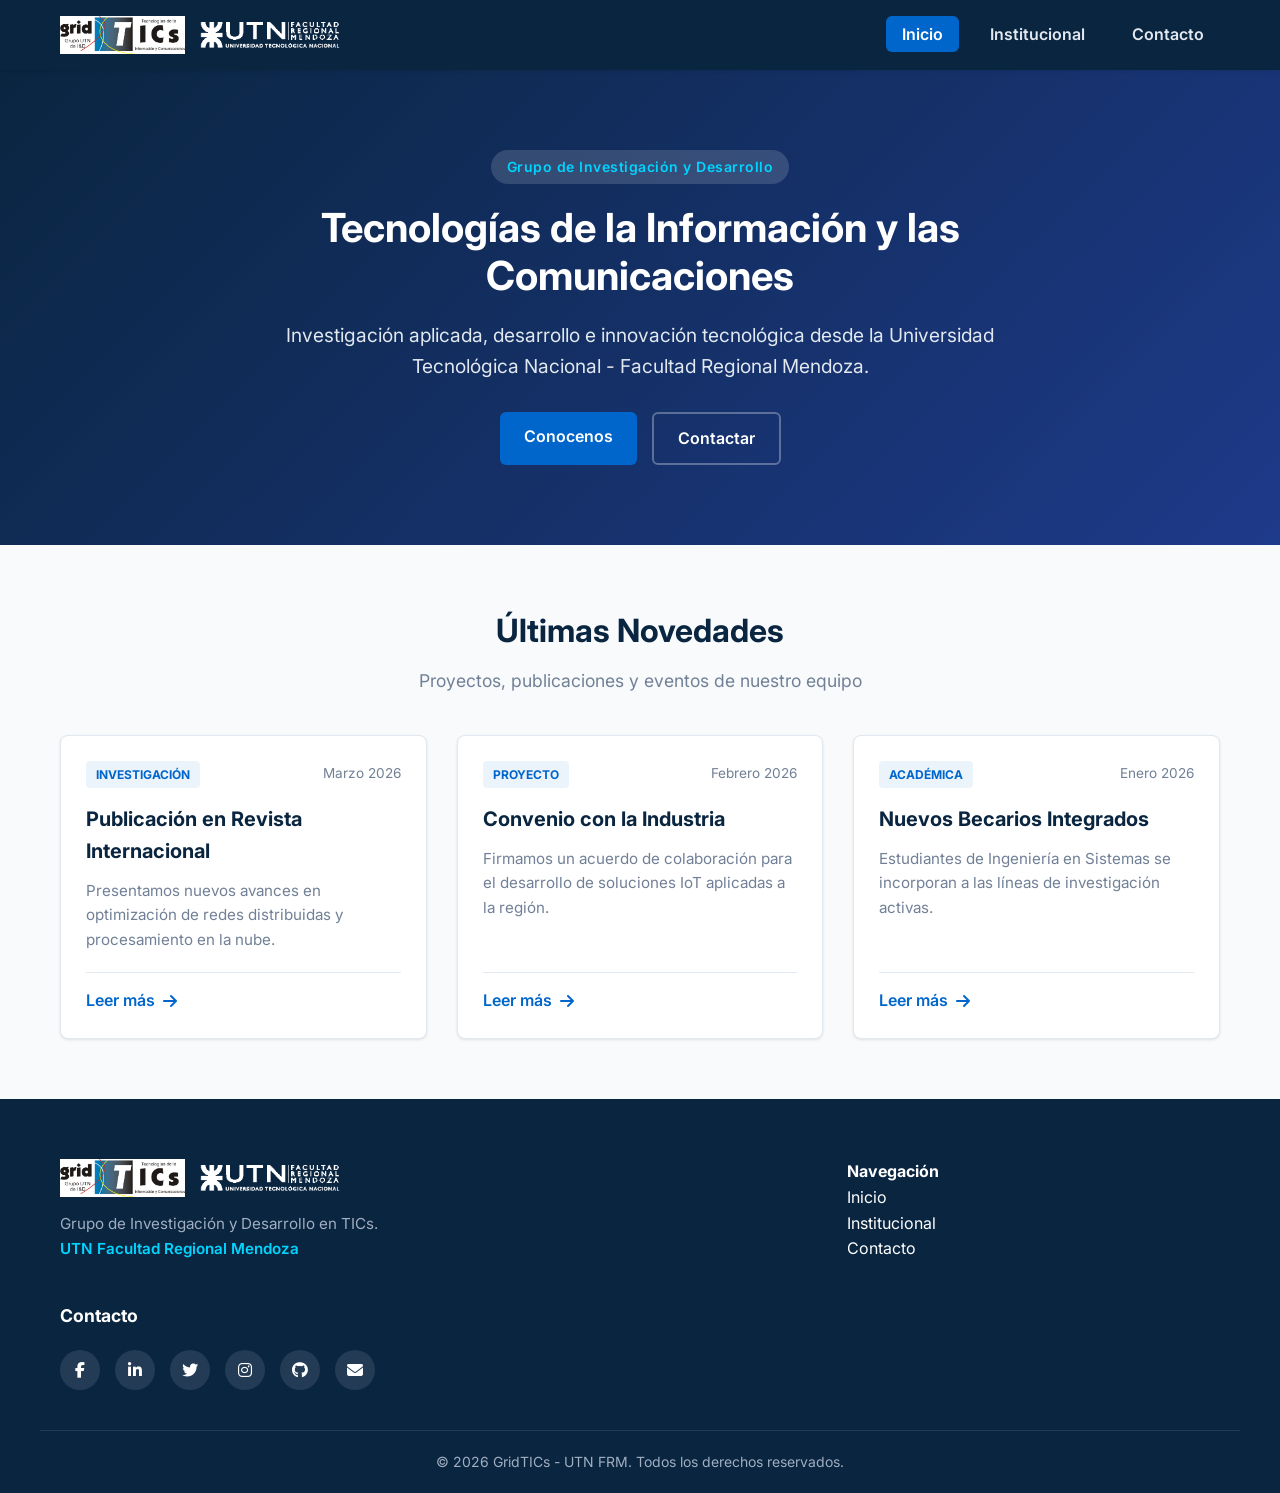
<file: index.html>
<!DOCTYPE html>
<html lang="es">
<head>
    <meta charset="UTF-8">
    <meta name="viewport" content="width=device-width, initial-scale=1.0">
    <title>GridTICs - UTN FRM</title>
    <!-- Google Fonts -->
    <link rel="preconnect" href="https://fonts.googleapis.com">
    <link rel="preconnect" href="https://fonts.gstatic.com" crossorigin>
    <link href="https://fonts.googleapis.com/css2?family=Inter:wght@300;400;600;700&display=swap" rel="stylesheet">
    <link rel="icon" type="image/png" href="imagen/logo.png">
    <!-- FontAwesome para Íconos -->
    <link rel="stylesheet" href="https://cdnjs.cloudflare.com/ajax/libs/font-awesome/6.4.0/css/all.min.css">
    <!-- Estilos CSS -->
    <link rel="stylesheet" href="styles.css">
</head>
<body>

    <!-- HEADER -->
    <header class="header">
        <div class="container header-container" style="display: flex; align-items: center; justify-content: space-between;">
            <!-- LOGOS PRINCIPALES EN EL HEADER -->
            <a href="index.html" class="logo" style="display: flex; gap: 15px; align-items: center;">
                <img src="imagen/logo-gridtics.jpg" alt="Logo GridTICs Grupo UTN de I&D" style="height: 38px; width: auto; object-fit: contain;">
                <img src="imagen/logo-utn.gif" alt="Logo UTN Facultad Regional Mendoza" style="height: 38px; width: auto; object-fit: contain; filter: brightness(0) invert(1);">
            </a>

            <button class="nav-toggle" id="navToggle" aria-label="Abrir menú de navegación">
                <i class="fa-solid fa-bars"></i>
            </button>

            <nav class="nav" id="navMenu">
                <ul class="nav-list">
                    <li><a href="index.html" class="nav-link active">Inicio</a></li>
                    <li><a href="institucional.html" class="nav-link">Institucional</a></li>
                    <li><a href="contacto.html" class="nav-link">Contacto</a></li>
                </ul>
            </nav>
        </div>
    </header>

    <main>
        <!-- HERO SECTION -->
        <section class="hero">
            <div class="container hero-content">
                <span class="badge">Grupo de Investigación y Desarrollo</span>
                <h1 class="hero-title">Tecnologías de la Información y las Comunicaciones</h1>
                <p class="hero-description">Investigación aplicada, desarrollo e innovación tecnológica desde la Universidad Tecnológica Nacional - Facultad Regional Mendoza.</p>
                <div class="hero-actions">
                    <a href="institucional.html" class="btn btn-primary">Conocenos</a>
                    <a href="contacto.html" class="btn btn-outline">Contactar</a>
                </div>
            </div>
        </section>

        <!-- SECCIÓN DE NOTICIAS Y NOVEDADES -->
        <section class="section-padding">
            <div class="container">
                <div class="section-header">
                    <h2 class="section-title">Últimas Novedades</h2>
                    <p class="section-subtitle">Proyectos, publicaciones y eventos de nuestro equipo</p>
                </div>

                <div class="news-grid">
                    <article class="card">
                        <div class="card-header">
                            <span class="card-category">Investigación</span>
                            <span class="card-date">Marzo 2026</span>
                        </div>
                        <h3 class="card-title">Publicación en Revista Internacional</h3>
                        <p class="card-excerpt">Presentamos nuevos avances en optimización de redes distribuidas y procesamiento en la nube.</p>
                        <div class="card-footer">
                            <a href="#" class="card-link">Leer más <i class="fa-solid fa-arrow-right"></i></a>
                        </div>
                    </article>

                    <article class="card">
                        <div class="card-header">
                            <span class="card-category">Proyecto</span>
                            <span class="card-date">Febrero 2026</span>
                        </div>
                        <h3 class="card-title">Convenio con la Industria</h3>
                        <p class="card-excerpt">Firmamos un acuerdo de colaboración para el desarrollo de soluciones IoT aplicadas a la región.</p>
                        <div class="card-footer">
                            <a href="#" class="card-link">Leer más <i class="fa-solid fa-arrow-right"></i></a>
                        </div>
                    </article>

                    <article class="card">
                        <div class="card-header">
                            <span class="card-category">Académica</span>
                            <span class="card-date">Enero 2026</span>
                        </div>
                        <h3 class="card-title">Nuevos Becarios Integrados</h3>
                        <p class="card-excerpt">Estudiantes de Ingeniería en Sistemas se incorporan a las líneas de investigación activas.</p>
                        <div class="card-footer">
                            <a href="#" class="card-link">Leer más <i class="fa-solid fa-arrow-right"></i></a>
                        </div>
                    </article>
                </div>
            </div>
        </section>
    </main>

<!-- FOOTER -->
    <footer class="footer">
        <div class="container footer-container">
            <div class="footer-brand">
                <div class="footer-logos" style="display: flex; gap: 15px; align-items: center; margin-bottom: 15px;">
                <img src="imagen/logo-gridtics.jpg" alt="Logo GridTICs Grupo UTN de I&D" style="height: 38px; width: auto; object-fit: contain;">
                <img src="imagen/logo-utn.gif" alt="Logo UTN Facultad Regional Mendoza" style="height: 38px; width: auto; object-fit: contain; filter: brightness(0) invert(1);">
            </div>
                <p>Grupo de Investigación y Desarrollo en TICs.<br>
                <span class="footer-university">UTN Facultad Regional Mendoza</span></p>
            </div>
            
            <div class="footer-links">
                <h4>Navegación</h4>
                <ul>
                    <li><a href="index.html">Inicio</a></li>
                    <li><a href="institucional.html">Institucional</a></li>
                    <li><a href="contacto.html">Contacto</a></li>
                </ul>
            </div>
            
            <div class="footer-social">
                <h4>Contacto</h4>
                <div class="social-icons">
                    <a href="https://www.facebook.com/gridtics/" target="_blank" aria-label="Facebook"><i class="fa-brands fa-facebook-f"></i></a>
                    <a href="https://www.linkedin.com/company/gridtics/" target="_blank" aria-label="LinkedIn"><i class="fa-brands fa-linkedin-in"></i></a>
                    <a href="https://x.com/GridTICs" target="_blank" aria-label="X (Twitter)"><i class="fa-brands fa-twitter"></i></a>
                    <a href="https://www.instagram.com/utn_gridtics/" target="_blank" aria-label="Instagram"><i class="fa-brands fa-instagram"></i></a>
                    <a href="https://github.com" target="_blank" aria-label="GitHub"><i class="fa-brands fa-github"></i></a>
                    <a href="mailto:info@gridtics.utn.edu.ar" target="_blank" aria-label="Email"><i class="fa-solid fa-envelope"></i></a>
                </div>
            </div>
        </div>

        <div class="footer-bottom text-center">
            <p>&copy; 2026 GridTICs - UTN FRM. Todos los derechos reservados.</p>
        </div>

    <script src="main.js"></script>
</body>
</html>
</file>
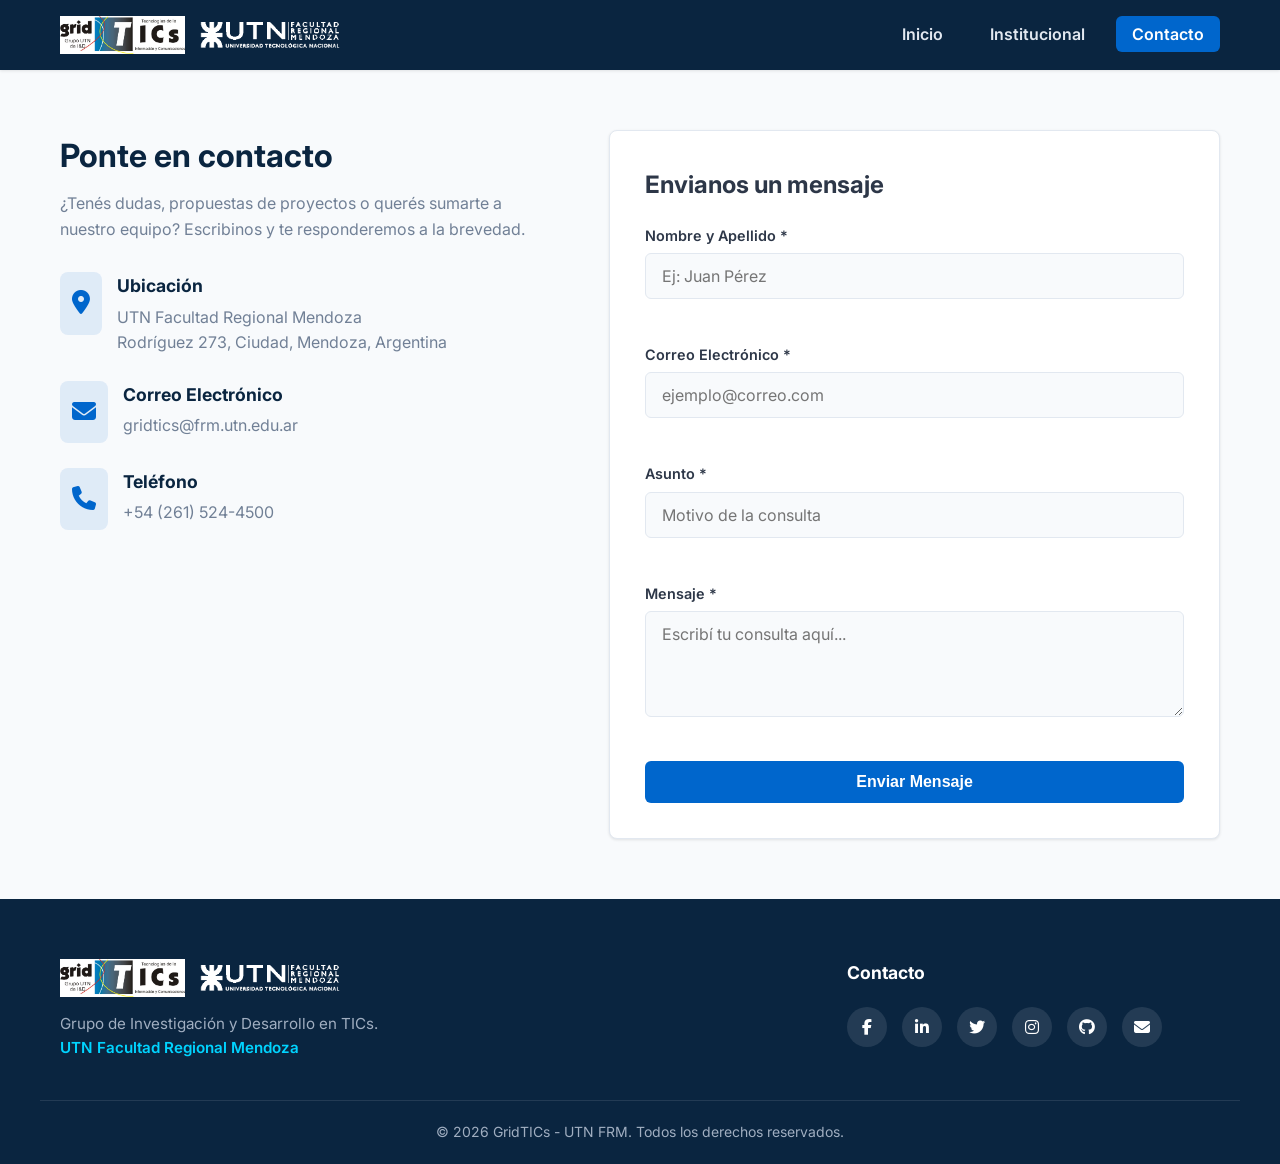
<file: contacto.html>
<!DOCTYPE html>
<html lang="es">
<head>
    <meta charset="UTF-8">
    <meta name="viewport" content="width=device-width, initial-scale=1.0">
    <title>Contacto - GridTICs UTN FRM</title>
    <!-- Google Fonts -->
    <link rel="preconnect" href="https://fonts.googleapis.com">
    <link rel="preconnect" href="https://fonts.gstatic.com" crossorigin>
    <link href="https://fonts.googleapis.com/css2?family=Inter:wght@300;400;600;700&display=swap" rel="stylesheet">
    <link rel="icon" type="image/png" href="imagen/logo.png">
    <!-- FontAwesome -->
    <link rel="stylesheet" href="https://cdnjs.cloudflare.com/ajax/libs/font-awesome/6.4.0/css/all.min.css">
    <!-- Estilos CSS -->
    <link rel="stylesheet" href="styles.css">
</head>
<body>

    <!-- HEADER -->
    <header class="header">
        <div class="container header-container" style="display: flex; align-items: center; justify-content: space-between;">
            <a href="index.html" class="logo" style="display: flex; gap: 15px; align-items: center;">
                <img src="imagen/logo-gridtics.jpg" alt="Logo GridTICs Grupo UTN de I&D" style="height: 38px; width: auto; object-fit: contain;">
                <img src="imagen/logo-utn.gif" alt="Logo UTN Facultad Regional Mendoza" style="height: 38px; width: auto; object-fit: contain; filter: brightness(0) invert(1);">
            </a>

            <button class="nav-toggle" id="navToggle" aria-label="Abrir menú de navegación">
                <i class="fa-solid fa-bars"></i>
            </button>

            <nav class="nav" id="navMenu">
                <ul class="nav-list">
                    <li><a href="index.html" class="nav-link">Inicio</a></li>
                    <li><a href="institucional.html" class="nav-link">Institucional</a></li>
                    <li><a href="contacto.html" class="nav-link active">Contacto</a></li>
                </ul>
            </nav>
        </div>
    </header>

    <main>
        <section class="section-padding">
            <div class="container">
                <div class="contact-grid">
                    <!-- INFORMACIÓN DE CONTACTO -->
                    <div class="contact-info">
                        <h1 class="section-title" style="text-align: left;">Ponte en contacto</h1>
                        <p class="section-description">¿Tenés dudas, propuestas de proyectos o querés sumarte a nuestro equipo? Escribinos y te responderemos a la brevedad.</p>
                        
                        <div class="info-items">
                            <div class="info-item">
                                <div class="info-icon"><i class="fa-solid fa-location-dot"></i></div>
                                <div>
                                    <h3>Ubicación</h3>
                                    <p>UTN Facultad Regional Mendoza<br>Rodríguez 273, Ciudad, Mendoza, Argentina</p>
                                </div>
                            </div>

                            <div class="info-item">
                                <div class="info-icon"><i class="fa-solid fa-envelope"></i></div>
                                <div>
                                    <h3>Correo Electrónico</h3>
                                    <p>gridtics@frm.utn.edu.ar</p>
                                </div>
                            </div>

                            <div class="info-item">
                                <div class="info-icon"><i class="fa-solid fa-phone"></i></div>
                                <div>
                                    <h3>Teléfono</h3>
                                    <p>+54 (261) 524-4500</p>
                                </div>
                            </div>
                        </div>
                    </div>

                    <!-- FORMULARIO DE CONTACTO -->
                    <div class="card contact-card">
                        <h2>Envianos un mensaje</h2>
                        
                        <div id="formAlert" style="display: none;"></div>

                        <form id="contactForm" class="contact-form" novalidate>
                            <div class="form-group">
                                <label for="nombre">Nombre y Apellido *</label>
                                <input type="text" id="nombre" name="nombre" class="form-control" placeholder="Ej: Juan Pérez">
                                <span class="error-text" id="nombreError"></span>
                            </div>

                            <div class="form-group">
                                <label for="email">Correo Electrónico *</label>
                                <input type="email" id="email" name="email" class="form-control" placeholder="ejemplo@correo.com">
                                <span class="error-text" id="emailError"></span>
                            </div>

                            <div class="form-group">
                                <label for="asunto">Asunto *</label>
                                <input type="text" id="asunto" name="asunto" class="form-control" placeholder="Motivo de la consulta">
                                <span class="error-text" id="asuntoError"></span>
                            </div>

                            <div class="form-group">
                                <label for="mensaje">Mensaje *</label>
                                <textarea id="mensaje" name="mensaje" rows="4" class="form-control" placeholder="Escribí tu consulta aquí..."></textarea>
                                <span class="error-text" id="mensajeError"></span>
                            </div>

                            <button type="submit" class="btn btn-primary btn-block">Enviar Mensaje</button>
                        </form>
                    </div>
                </div>
            </div>
        </section>
    </main>

    <!-- FOOTER -->
    <footer class="footer">
        <div class="container footer-container">
            <div class="footer-brand">
                <div class="footer-logos" style="display: flex; gap: 15px; align-items: center; margin-bottom: 15px;">
                    <img src="imagen/logo-gridtics.jpg" alt="Logo GridTICs Grupo UTN de I&D" style="height: 38px; width: auto; object-fit: contain;">
                    <img src="imagen/logo-utn.gif" alt="Logo UTN Facultad Regional Mendoza" style="height: 38px; width: auto; object-fit: contain; filter: brightness(0) invert(1);">
                </div>
                <p>Grupo de Investigación y Desarrollo en TICs.<br>
                <span class="footer-university">UTN Facultad Regional Mendoza</span></p>
            </div>
            
            <div class="footer-social">
                <h4>Contacto</h4>
                <div class="social-icons">
                    <a href="https://www.facebook.com/gridtics/" target="_blank" aria-label="Facebook"><i class="fa-brands fa-facebook-f"></i></a>
                    <a href="https://www.linkedin.com/company/gridtics/" target="_blank" aria-label="LinkedIn"><i class="fa-brands fa-linkedin-in"></i></a>
                    <a href="https://x.com/GridTICs" target="_blank" aria-label="X (Twitter)"><i class="fa-brands fa-twitter"></i></a>
                    <a href="https://www.instagram.com/utn_gridtics/" target="_blank" aria-label="Instagram"><i class="fa-brands fa-instagram"></i></a>
                    <a href="https://github.com" target="_blank" aria-label="GitHub"><i class="fa-brands fa-github"></i></a>
                    <a href="mailto:info@gridtics.utn.edu.ar" target="_blank" aria-label="Email"><i class="fa-solid fa-envelope"></i></a>
                </div>
            </div>
        </div>
        
        <div class="footer-bottom text-center">
            <p>&copy; 2026 GridTICs - UTN FRM. Todos los derechos reservados.</p>
        </div>
    </footer>

    <script src="main.js"></script>
</body>
</html>
</file>
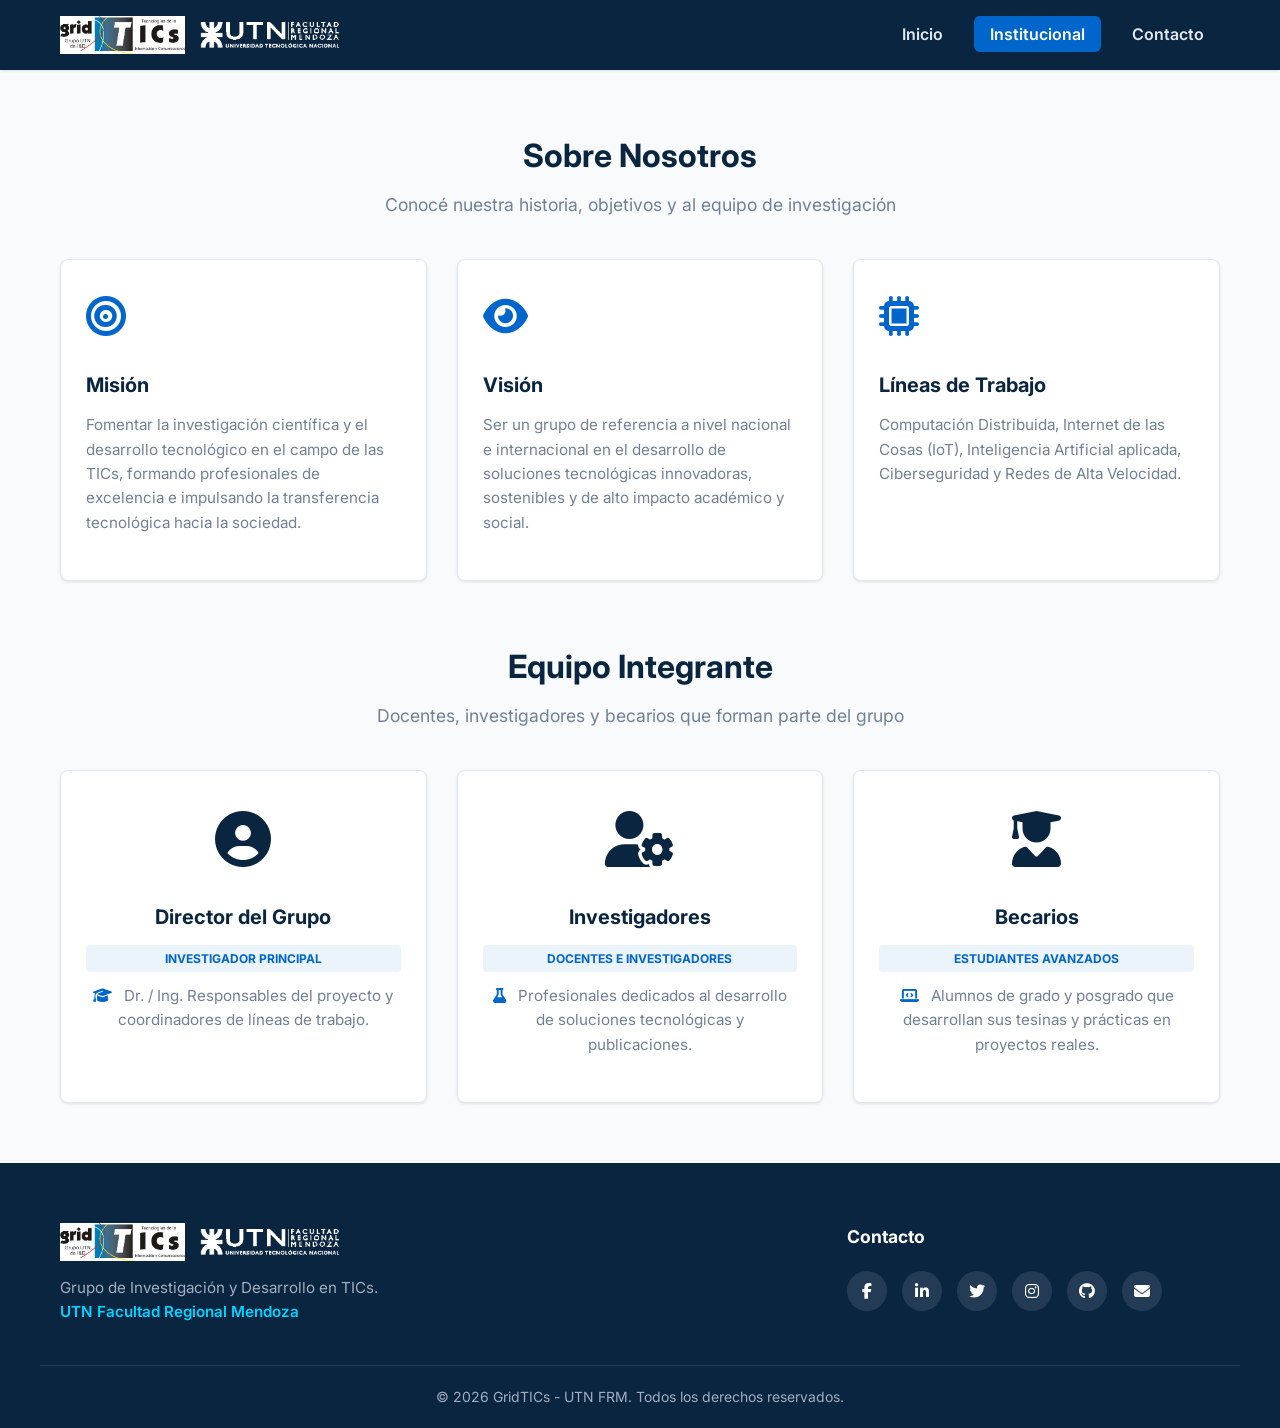
<file: institucional.html>
<!DOCTYPE html>
<html lang="es">
<head>
    <meta charset="UTF-8">
    <meta name="viewport" content="width=device-width, initial-scale=1.0">
    <title>Institucional - GridTICs UTN FRM</title>
    <!-- Google Fonts -->
    <link rel="preconnect" href="https://fonts.googleapis.com">
    <link rel="preconnect" href="https://fonts.gstatic.com" crossorigin>
    <link href="https://fonts.googleapis.com/css2?family=Inter:wght@300;400;600;700&display=swap" rel="stylesheet">
    <link rel="icon" type="image/png" href="imagen/logo.png">
    <!-- FontAwesome -->
    <link rel="stylesheet" href="https://cdnjs.cloudflare.com/ajax/libs/font-awesome/6.4.0/css/all.min.css">
    <!-- Estilos CSS -->
    <link rel="stylesheet" href="styles.css">
</head>
<body>

    <!-- HEADER -->
    <header class="header">
        <div class="container header-container" style="display: flex; align-items: center; justify-content: space-between;">
            <a href="index.html" class="logo" style="display: flex; gap: 15px; align-items: center;">
                <img src="imagen/logo-gridtics.jpg" alt="Logo GridTICs Grupo UTN de I&D" style="height: 38px; width: auto; object-fit: contain;">
                <img src="imagen/logo-utn.gif" alt="Logo UTN Facultad Regional Mendoza" style="height: 38px; width: auto; object-fit: contain; filter: brightness(0) invert(1);">
            </a>

            <button class="nav-toggle" id="navToggle" aria-label="Abrir menú de navegación">
                <i class="fa-solid fa-bars"></i>
            </button>

            <nav class="nav" id="navMenu">
                <ul class="nav-list">
                    <li><a href="index.html" class="nav-link">Inicio</a></li>
                    <li><a href="institucional.html" class="nav-link active">Institucional</a></li>
                    <li><a href="contacto.html" class="nav-link">Contacto</a></li>
                </ul>
            </nav>
        </div>
    </header>

    <main>
        <!-- SECCIÓN INSTITUCIONAL -->
        <section class="section-padding">
            <div class="container">
                <div class="section-header">
                    <h1 class="section-title">Sobre Nosotros</h1>
                    <p class="section-subtitle">Conocé nuestra historia, objetivos y al equipo de investigación</p>
                </div>

                <div class="news-grid" style="margin-bottom: 60px;">
                    <div class="card">
                        <div class="card-icon"><i class="fa-solid fa-bullseye"></i></div>
                        <h3 class="card-title">Misión</h3>
                        <p class="card-excerpt">Fomentar la investigación científica y el desarrollo tecnológico en el campo de las TICs, formando profesionales de excelencia e impulsando la transferencia tecnológica hacia la sociedad.</p>
                    </div>

                    <div class="card">
                        <div class="card-icon"><i class="fa-solid fa-eye"></i></div>
                        <h3 class="card-title">Visión</h3>
                        <p class="card-excerpt">Ser un grupo de referencia a nivel nacional e internacional en el desarrollo de soluciones tecnológicas innovadoras, sostenibles y de alto impacto académico y social.</p>
                    </div>

                    <div class="card">
                        <div class="card-icon"><i class="fa-solid fa-microchip"></i></div>
                        <h3 class="card-title">Líneas de Trabajo</h3>
                        <p class="card-excerpt">Computación Distribuida, Internet de las Cosas (IoT), Inteligencia Artificial aplicada, Ciberseguridad y Redes de Alta Velocidad.</p>
                    </div>
                </div>

                <!-- SECCIÓN EQUIPO -->
                <div class="section-header">
                    <h2 class="section-title">Equipo Integrante</h2>
                    <p class="section-subtitle">Docentes, investigadores y becarios que forman parte del grupo</p>
                </div>

                <div class="news-grid">
                    <div class="card text-center">
                        <div class="member-icon"><i class="fa-solid fa-circle-user"></i></div>
                        <h3 class="card-title">Director del Grupo</h3>
                        <span class="card-category member-role">Investigador Principal</span>
                        <p class="card-excerpt"><i class="fa-solid fa-graduation-cap icon-style"></i> Dr. / Ing. Responsables del proyecto y coordinadores de líneas de trabajo.</p>
                    </div>

                    <div class="card text-center">
                        <div class="member-icon"><i class="fa-solid fa-user-gear"></i></div>
                        <h3 class="card-title">Investigadores</h3>
                        <span class="card-category member-role">Docentes e Investigadores</span>
                        <p class="card-excerpt"><i class="fa-solid fa-flask icon-style"></i> Profesionales dedicados al desarrollo de soluciones tecnológicas y publicaciones.</p>
                    </div>

                    <div class="card text-center">
                        <div class="member-icon"><i class="fa-solid fa-user-graduate"></i></div>
                        <h3 class="card-title">Becarios</h3>
                        <span class="card-category member-role">Estudiantes Avanzados</span>
                        <p class="card-excerpt"><i class="fa-solid fa-laptop-code icon-style"></i> Alumnos de grado y posgrado que desarrollan sus tesinas y prácticas en proyectos reales.</p>
                    </div>
                </div>
            </div>
        </section>
    </main>

    <!-- FOOTER -->
    <footer class="footer">
        <div class="container footer-container">
            <div class="footer-brand">
                <div class="footer-logos" style="display: flex; gap: 15px; align-items: center; margin-bottom: 15px;">
                    <img src="imagen/logo-gridtics.jpg" alt="Logo GridTICs Grupo UTN de I&D" style="height: 38px; width: auto; object-fit: contain;">
                    <img src="imagen/logo-utn.gif" alt="Logo UTN Facultad Regional Mendoza" style="height: 38px; width: auto; object-fit: contain; filter: brightness(0) invert(1);">
                </div>
                <p>Grupo de Investigación y Desarrollo en TICs.<br>
                <span class="footer-university">UTN Facultad Regional Mendoza</span></p>
            </div>
            
<div class="footer-social">
                <h4>Contacto</h4>
                <div class="social-icons">
                    <a href="https://www.facebook.com/gridtics/" target="_blank" aria-label="Facebook"><i class="fa-brands fa-facebook-f"></i></a>
                    <a href="https://www.linkedin.com/company/gridtics/" target="_blank" aria-label="LinkedIn"><i class="fa-brands fa-linkedin-in"></i></a>
                    <a href="https://x.com/GridTICs" target="_blank" aria-label="X (Twitter)"><i class="fa-brands fa-twitter"></i></a>
                    <a href="https://www.instagram.com/utn_gridtics/" target="_blank" aria-label="Instagram"><i class="fa-brands fa-instagram"></i></a>
                    <a href="https://github.com" target="_blank" aria-label="GitHub"><i class="fa-brands fa-github"></i></a>
                    <a href="mailto:info@gridtics.utn.edu.ar" target="_blank" aria-label="Email"><i class="fa-solid fa-envelope"></i></a>
                </div>
            </div>
        </div>
        
        <div class="footer-bottom text-center">
            <p>&copy; 2026 GridTICs - UTN FRM. Todos los derechos reservados.</p>
        </div>
    </footer>

    <script src="main.js"></script>
</body>
</html>
</file>
<file: styles.css>
/* ==========================================================================
   VARIABLES Y CONFIGURACIÓN GENERAL
   ========================================================================== */
:root {
    --primary-color: #0A2540;      /* Azul marino oscuro institucional */
    --secondary-color: #0066CC;    /* Azul brillante para acentos */
    --accent-color: #00D4FF;       /* Azul cian brillante para resaltados */
    --text-color: #2D3748;         /* Gris oscuro para lectura */
    --text-muted: #718096;         /* Gris medio para textos secundarios */
    --bg-light: #F8FAFC;           /* Gris claro para fondo general */
    --white: #FFFFFF;
    --border-color: #E2E8F0;
    --error-color: #E53E3E;
    --success-color: #38A169;
    --shadow-sm: 0 1px 3px rgba(0, 0, 0, 0.1);
    --shadow-md: 0 4px 6px -1px rgba(0, 0, 0, 0.1);
    --shadow-lg: 0 10px 15px -3px rgba(0, 0, 0, 0.1);
    --transition: all 0.3s ease;
    --font-main: 'Inter', system-ui, -apple-system, sans-serif;
}

* {
    box-sizing: border-box;
    margin: 0;
    padding: 0;
}

body {
    font-family: var(--font-main);
    color: var(--text-color);
    background-color: var(--bg-light);
    line-height: 1.6;
    display: flex;
    flex-direction: column;
    min-height: 100vh;
}

main {
    flex: 1;
}

ul {
    list-style: none;
}

a {
    text-decoration: none;
    color: inherit;
}

/* ==========================================================================
   LAYOUT Y CONTENEDORES
   ========================================================================== */
.container {
    width: 100%;
    max-width: 1200px;
    margin: 0 auto;
    padding: 0 20px;
}

.section-padding {
    padding: 60px 0;
}

.bg-white {
    background-color: var(--white);
}

.text-center {
    text-align: center;
}

.section-header {
    text-align: center;
    margin-bottom: 40px;
}

.section-title {
    font-size: 2rem;
    font-weight: 700;
    color: var(--primary-color);
    margin-bottom: 10px;
}

.section-subtitle {
    font-size: 1.1rem;
    color: var(--text-muted);
}

/* ==========================================================================
   HEADER, LOGO Y NAVEGACIÓN
   ========================================================================== */
.header {
    background-color: var(--primary-color);
    box-shadow: var(--shadow-sm);
    position: sticky;
    top: 0;
    z-index: 1000;
}

.header-container {
    display: flex;
    justify-content: space-between;
    align-items: center;
    height: 70px;
}

/* Estilos del Logo Texto / Imágenes */
.logo {
    font-size: 1.5rem;
    font-weight: 400;
    color: var(--white);
    text-decoration: none;
    display: flex;
    align-items: center;
    gap: 6px;
}

.logo-bold {
    font-weight: 700;
    color: var(--accent-color);
}

.logo-sub {
    font-size: 0.75rem;
    font-weight: 600;
    background-color: rgba(255, 255, 255, 0.15);
    color: #E2E8F0;
    padding: 2px 6px;
    border-radius: 4px;
    margin-left: 4px;
}

.nav-toggle {
    display: none;
    background: none;
    border: none;
    font-size: 1.5rem;
    color: var(--white);
    cursor: pointer;
}

.nav-list {
    display: flex;
    gap: 15px;
}

.nav-link {
    font-weight: 600;
    color: #E2E8F0;
    padding: 8px 16px;
    border-radius: 6px;
    transition: var(--transition);
}

.nav-link:hover {
    color: var(--accent-color);
    background-color: rgba(255, 255, 255, 0.08);
}

.nav-link.active {
    color: var(--white);
    background-color: var(--secondary-color);
}

/* ==========================================================================
   HERO SECTION
   ========================================================================== */
.hero {
    background: linear-gradient(135deg, var(--primary-color) 0%, #1E3A8A 100%);
    color: var(--white);
    padding: 80px 0;
}

.hero-content {
    max-width: 800px;
    margin: 0 auto;
    text-align: center;
}

.badge {
    display: inline-block;
    background-color: rgba(255, 255, 255, 0.15);
    color: var(--accent-color);
    padding: 6px 16px;
    border-radius: 50px;
    font-size: 0.875rem;
    font-weight: 600;
    margin-bottom: 20px;
    letter-spacing: 0.5px;
}

.hero-title {
    font-size: 2.5rem;
    font-weight: 700;
    line-height: 1.2;
    margin-bottom: 20px;
}

.hero-description {
    font-size: 1.2rem;
    color: #E2E8F0;
    margin-bottom: 30px;
}

.hero-actions {
    display: flex;
    gap: 15px;
    justify-content: center;
}

/* ==========================================================================
   BOTONES
   ========================================================================== */
.btn {
    display: inline-block;
    padding: 12px 24px;
    font-size: 1rem;
    font-weight: 600;
    border-radius: 6px;
    border: none;
    cursor: pointer;
    transition: var(--transition);
    text-align: center;
}

.btn-primary {
    background-color: var(--secondary-color);
    color: var(--white);
}

.btn-primary:hover {
    background-color: #0052A3;
    transform: translateY(-2px);
    box-shadow: var(--shadow-md);
}

.btn-outline {
    background-color: transparent;
    color: var(--white);
    border: 2px solid rgba(255, 255, 255, 0.3);
}

.btn-outline:hover {
    background-color: var(--white);
    color: var(--primary-color);
    border-color: var(--white);
}

.btn-block {
    width: 100%;
}

/* ==========================================================================
   TARJETAS Y GRIDS
   ========================================================================== */
.news-grid {
    display: grid;
    grid-template-columns: repeat(auto-fit, minmax(300px, 1fr));
    gap: 30px;
}

.card {
    background-color: var(--white);
    border-radius: 8px;
    border: 1px solid var(--border-color);
    padding: 25px;
    box-shadow: var(--shadow-sm);
    transition: var(--transition);
    display: flex;
    flex-direction: column;
}

.card:hover {
    transform: translateY(-5px);
    box-shadow: var(--shadow-lg);
    border-color: rgba(0, 102, 204, 0.3);
}

.card-header {
    display: flex;
    justify-content: space-between;
    align-items: center;
    margin-bottom: 15px;
}

.card-category {
    font-size: 0.75rem;
    font-weight: 700;
    text-transform: uppercase;
    color: var(--secondary-color);
    background-color: rgba(0, 102, 204, 0.08);
    padding: 4px 10px;
    border-radius: 4px;
}

.card-date {
    font-size: 0.85rem;
    color: var(--text-muted);
}

.card-title {
    font-size: 1.25rem;
    font-weight: 700;
    color: var(--primary-color);
    margin-bottom: 12px;
}

.card-excerpt {
    color: var(--text-muted);
    font-size: 0.95rem;
    flex: 1;
    margin-bottom: 20px;
}

.card-footer {
    border-top: 1px solid var(--border-color);
    padding-top: 15px;
}

.card-link {
    color: var(--secondary-color);
    font-weight: 600;
    display: inline-flex;
    align-items: center;
    gap: 8px;
    transition: var(--transition);
}

.card-link:hover {
    gap: 12px;
}

.card-icon {
    font-size: 2.5rem;
    color: var(--secondary-color);
    margin-bottom: 20px;
}

.icon-style {
    color: var(--secondary-color);
    margin-right: 8px;
}

.member-icon {
    font-size: 3.5rem;
    color: var(--primary-color);
    margin-bottom: 15px;
}

.member-role {
    display: inline-block;
    margin-bottom: 12px;
}

/* ==========================================================================
   PÁGINA DE CONTACTO Y FORMULARIO
   ========================================================================== */
.contact-grid {
    display: grid;
    grid-template-columns: 1fr 1.2fr;
    gap: 40px;
}

.contact-info {
    padding-right: 20px;
}

.section-description {
    color: var(--text-muted);
    margin-bottom: 30px;
}

.info-items {
    display: flex;
    flex-direction: column;
    gap: 25px;
}

.info-item {
    display: flex;
    align-items: flex-start;
    gap: 15px;
}

.info-icon {
    font-size: 1.5rem;
    color: var(--secondary-color);
    background-color: rgba(0, 102, 204, 0.1);
    padding: 12px;
    border-radius: 8px;
}

.info-item h3 {
    font-size: 1.1rem;
    color: var(--primary-color);
    margin-bottom: 4px;
}

.info-item p {
    color: var(--text-muted);
}

.contact-card {
    padding: 35px;
}

.contact-form {
    display: flex;
    flex-direction: column;
    gap: 20px;
    margin-top: 20px;
}

.form-group {
    display: flex;
    flex-direction: column;
    gap: 6px;
}

.form-group label {
    font-size: 0.9rem;
    font-weight: 600;
    color: var(--text-color);
}

.form-control {
    width: 100%;
    padding: 12px 16px;
    font-family: inherit;
    font-size: 1rem;
    border: 1px solid var(--border-color);
    border-radius: 6px;
    transition: var(--transition);
    background-color: var(--bg-light);
}

.form-control:focus {
    outline: none;
    border-color: var(--secondary-color);
    background-color: var(--white);
    box-shadow: 0 0 0 3px rgba(0, 102, 204, 0.15);
}

.error-text {
    font-size: 0.8rem;
    color: var(--error-color);
    min-height: 18px;
}

.alert-message {
    padding: 12px 16px;
    border-radius: 6px;
    font-size: 0.95rem;
    font-weight: 600;
    margin-bottom: 15px;
}

.alert-success {
    background-color: #DEF7EC;
    color: #03543F;
    border: 1px solid #84E1BC;
}

.alert-error {
    background-color: #FDE8E8;
    color: #9B1C1C;
    border: 1px solid #F8B4B4;
}

/* ==========================================================================
   FOOTER (Actualizado a 2 columnas)
   ========================================================================== */
.footer {
    background-color: var(--primary-color);
    color: var(--white);
    padding-top: 60px;
    margin-top: auto;
}

.footer-container {
    display: grid;
    grid-template-columns: 2fr 1fr;
    gap: 40px;
    padding-bottom: 40px;
    border-bottom: 1px solid rgba(255, 255, 255, 0.1);
}

.footer-brand p {
    color: #A0AEC0;
    margin-top: 15px;
    font-size: 0.95rem;
}

.footer-university {
    font-weight: 600;
    color: var(--accent-color) !important;
}

.footer-social h4 {
    font-size: 1.1rem;
    margin-bottom: 20px;
    color: var(--white);
}

.social-icons {
    display: flex;
    gap: 15px;
    flex-wrap: wrap;
}

.social-icons a {
    display: flex;
    align-items: center;
    justify-content: center;
    width: 40px;
    height: 40px;
    background-color: rgba(255, 255, 255, 0.1);
    border-radius: 50%;
    color: var(--white);
    transition: var(--transition);
}

.social-icons a:hover {
    background-color: var(--secondary-color);
    transform: translateY(-3px);
}

.footer-bottom {
    padding: 20px 0;
    text-align: center;
    font-size: 0.875rem;
    color: #A0AEC0;
}

/* ==========================================================================
   RESPONSIVE (MEDIA QUERIES)
   ========================================================================== */
@media (max-width: 992px) {
    .contact-grid {
        grid-template-columns: 1fr;
    }
    
    .contact-info {
        padding-right: 0;
    }
}

@media (max-width: 768px) {
    .nav-toggle {
        display: block;
    }

    .nav {
        display: none;
        position: absolute;
        top: 70px;
        left: 0;
        width: 100%;
        background-color: var(--primary-color);
        box-shadow: var(--shadow-md);
        padding: 20px 0;
    }

    .nav.active {
        display: block;
    }

    .nav-list {
        flex-direction: column;
        align-items: center;
        gap: 15px;
    }

    .hero-title {
        font-size: 1.8rem;
    }

    .footer-container {
        grid-template-columns: 1fr;
        gap: 30px;
    }
}

@media (max-width: 576px) {
    .header-container .logo img {
        height: 32px !important;
    }
}
</file>
